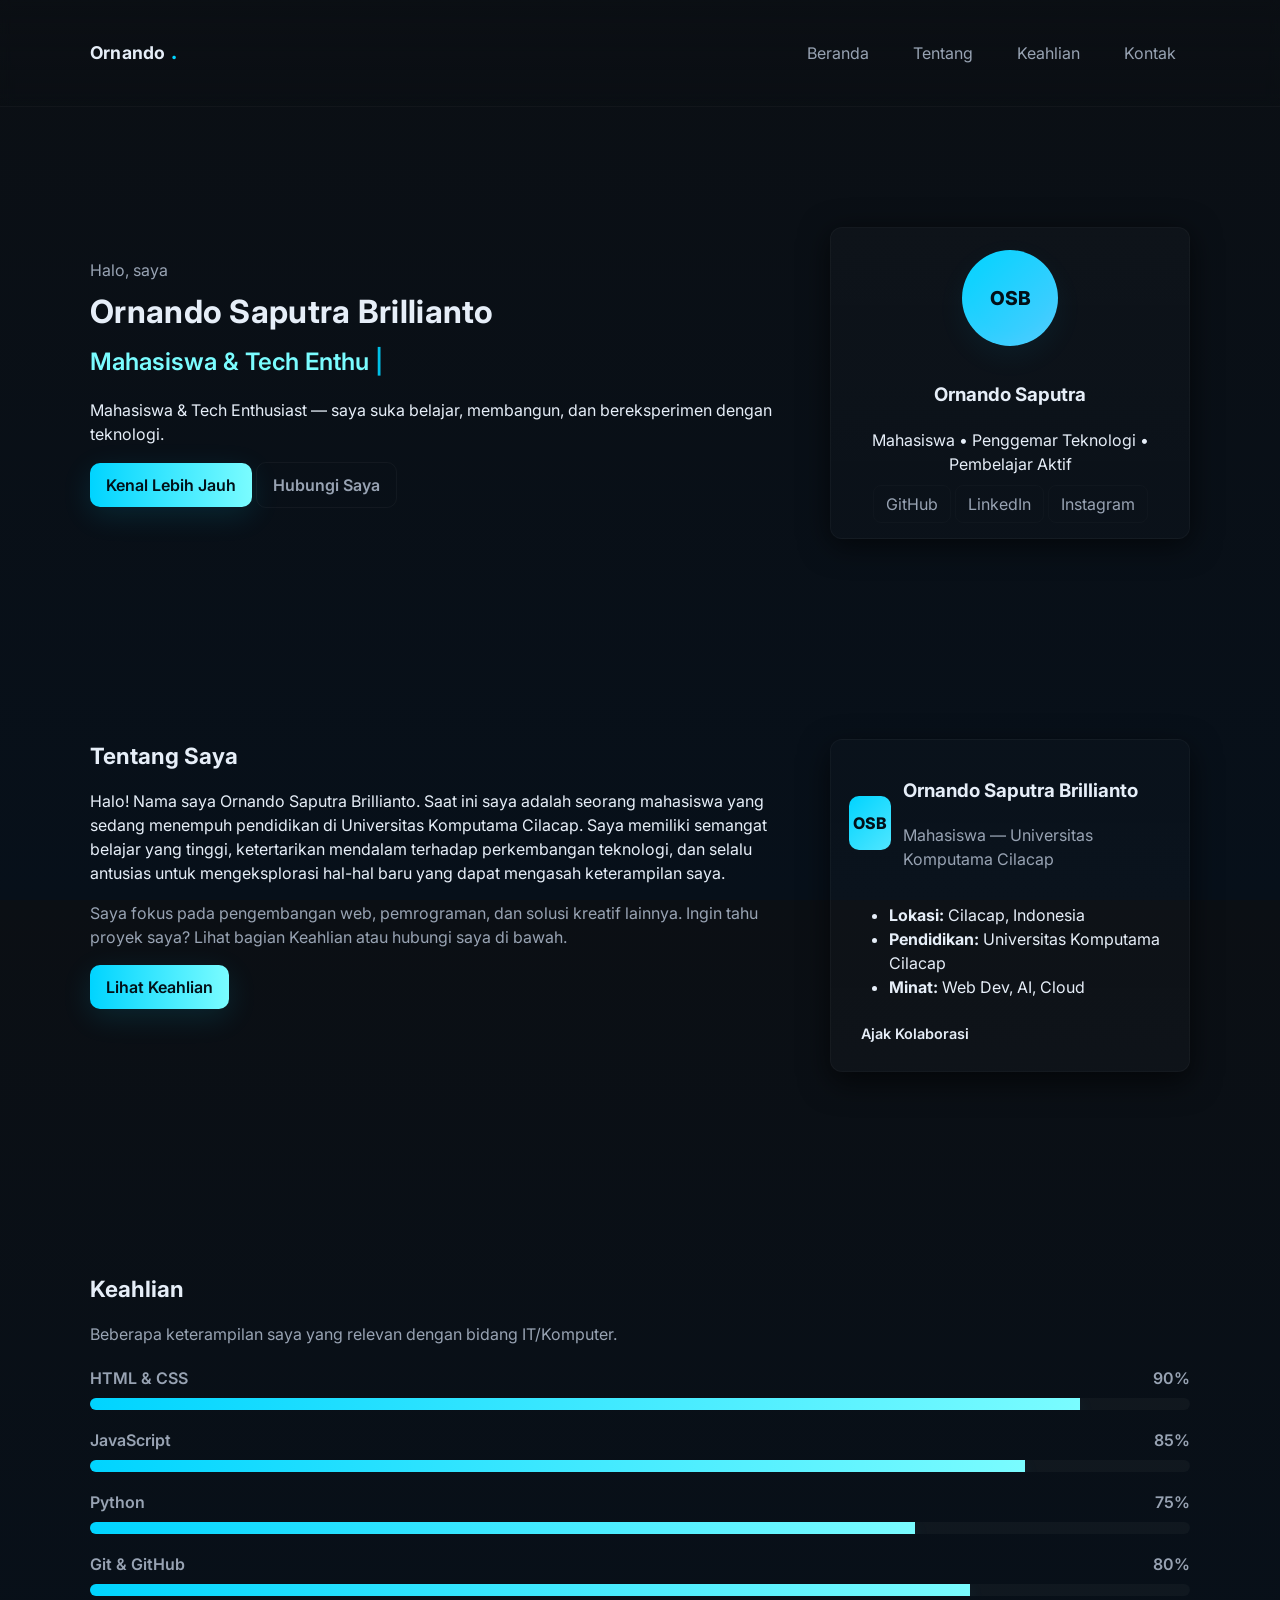
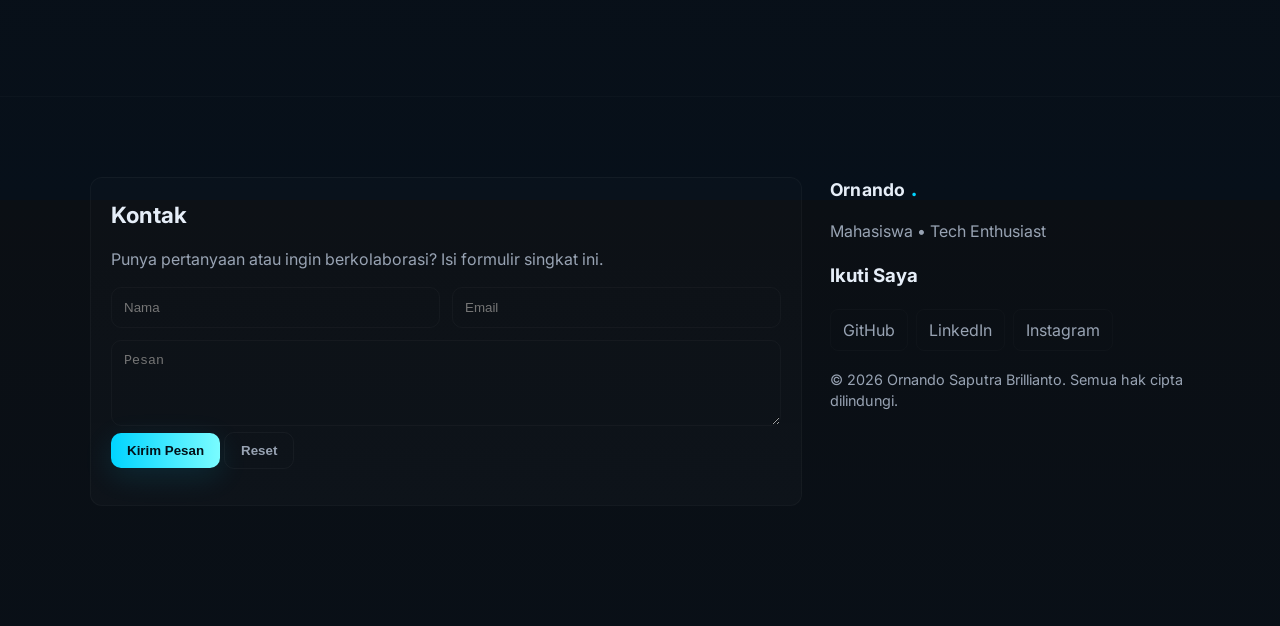
<file: index.html>
<!doctype html>
<html lang="id">
<head>
  <meta charset="utf-8" />
  <meta name="viewport" content="width=device-width, initial-scale=1" />
  <title>Ornando Saputra Brillianto — Profil</title>
  <link rel="stylesheet" href="style.css" />
  <!-- Google Fonts (optional) -->
  <link href="https://fonts.googleapis.com/css2?family=Inter:wght@300;400;600;700;800&display=swap" rel="stylesheet">
</head>
<body>
  <!-- Sticky Navbar -->
  <header class="site-header">
    <nav class="navbar container" aria-label="Main navigation">
      <a class="brand" href="#home">Ornando<span class="accent">.</span></a>
      <button class="nav-toggle" aria-controls="primary-navigation" aria-expanded="false" aria-label="Toggle navigation">
        <span class="hamburger"></span>
      </button>
      <ul id="primary-navigation" class="nav-links">
        <li><a href="#home" class="nav-link">Beranda</a></li>
        <li><a href="#about" class="nav-link">Tentang</a></li>
        <li><a href="#skills" class="nav-link">Keahlian</a></li>
        <li><a href="#contact" class="nav-link">Kontak</a></li>
      </ul>
    </nav>
  </header>

  <!-- Hero Section -->
  <main>
    <section id="home" class="hero">
      <div class="container hero-grid">
        <div class="hero-content reveal">
          <p class="greeting">Halo, saya</p>
          <h1 class="name">Ornando Saputra Brillianto</h1>
          <h2 class="typed"><span id="typed-text" aria-live="polite"></span><span class="cursor" aria-hidden="true">|</span></h2>
          <p class="hero-desc">Mahasiswa & Tech Enthusiast — saya suka belajar, membangun, dan bereksperimen dengan teknologi.</p>
          <div class="hero-cta">
            <a href="#about" class="btn primary">Kenal Lebih Jauh</a>
            <a href="#contact" class="btn ghost">Hubungi Saya</a>
          </div>
        </div>
        <div class="hero-profile reveal">
          <!-- Simple visual card (replace with your photo by swapping the div with an <img>) -->
          <div class="profile-card">
            <div class="avatar">OSB</div>
            <div class="profile-info">
              <h3>Ornando Saputra</h3>
              <p>Mahasiswa • Penggemar Teknologi • Pembelajar Aktif</p>
              <div class="socials">
                <a href="#" aria-label="GitHub" class="social">GitHub</a>
                <a href="#" aria-label="LinkedIn" class="social">LinkedIn</a>
                <a href="#" aria-label="Instagram" class="social">Instagram</a>
              </div>
            </div>
          </div>
        </div>
      </div>
    </section>

    <!-- About Section -->
    <section id="about" class="section about">
      <div class="container about-grid reveal">
        <div class="about-text">
          <h2>Tentang Saya</h2>
          <p>
            Halo! Nama saya Ornando Saputra Brillianto. Saat ini saya adalah seorang mahasiswa yang sedang menempuh pendidikan di Universitas Komputama Cilacap. Saya memiliki semangat belajar yang tinggi, ketertarikan mendalam terhadap perkembangan teknologi, dan selalu antusias untuk mengeksplorasi hal-hal baru yang dapat mengasah keterampilan saya.
          </p>
          <p class="muted">Saya fokus pada pengembangan web, pemrograman, dan solusi kreatif lainnya. Ingin tahu proyek saya? Lihat bagian Keahlian atau hubungi saya di bawah.</p>
          <a href="#skills" class="btn primary">Lihat Keahlian</a>
        </div>
        <aside class="about-card">
          <!-- Additional visual/card element -->
          <div class="card reveal-card">
            <div class="card-header">
              <div class="mini-avatar">OSB</div>
              <div>
                <h3>Ornando Saputra Brillianto</h3>
                <p class="muted">Mahasiswa — Universitas Komputama Cilacap</p>
              </div>
            </div>
            <div class="card-body">
              <ul class="card-list">
                <li><strong>Lokasi:</strong> Cilacap, Indonesia</li>
                <li><strong>Pendidikan:</strong> Universitas Komputama Cilacap</li>
                <li><strong>Minat:</strong> Web Dev, AI, Cloud</li>
              </ul>
            </div>
            <div class="card-footer">
              <a href="#contact" class="btn small">Ajak Kolaborasi</a>
            </div>
          </div>
        </aside>
      </div>
    </section>

    <!-- Skills Section -->
    <section id="skills" class="section skills">
      <div class="container reveal">
        <h2>Keahlian</h2>
        <p class="muted">Beberapa keterampilan saya yang relevan dengan bidang IT/Komputer.</p>

        <div class="skills-grid">
          <div class="skill">
            <div class="skill-head">
              <span>HTML & CSS</span>
              <span class="skill-percent">90%</span>
            </div>
            <div class="progress" data-progress="90" aria-hidden="true">
              <div class="progress-bar"></div>
            </div>
          </div>

          <div class="skill">
            <div class="skill-head">
              <span>JavaScript</span>
              <span class="skill-percent">85%</span>
            </div>
            <div class="progress" data-progress="85" aria-hidden="true">
              <div class="progress-bar"></div>
            </div>
          </div>

          <div class="skill">
            <div class="skill-head">
              <span>Python</span>
              <span class="skill-percent">75%</span>
            </div>
            <div class="progress" data-progress="75" aria-hidden="true">
              <div class="progress-bar"></div>
            </div>
          </div>

          <div class="skill">
            <div class="skill-head">
              <span>Git & GitHub</span>
              <span class="skill-percent">80%</span>
            </div>
            <div class="progress" data-progress="80" aria-hidden="true">
              <div class="progress-bar"></div>
            </div>
          </div>
        </div>
      </div>
    </section>

    <!-- Contact / Footer -->
    <footer id="contact" class="site-footer section">
      <div class="container footer-grid reveal">
        <div class="contact-card">
          <h2>Kontak</h2>
          <p class="muted">Punya pertanyaan atau ingin berkolaborasi? Isi formulir singkat ini.</p>
          <form id="contact-form" class="contact-form" novalidate>
            <div class="form-row">
              <input type="text" id="name" name="name" placeholder="Nama" required />
              <input type="email" id="email" name="email" placeholder="Email" required />
            </div>
            <textarea id="message" name="message" placeholder="Pesan" rows="4" required></textarea>
            <div class="form-actions">
              <button type="submit" class="btn primary">Kirim Pesan</button>
              <button type="reset" class="btn ghost">Reset</button>
            </div>
            <p id="form-feedback" class="form-feedback" aria-live="polite"></p>
          </form>
        </div>

        <div class="footer-info">
          <div class="brand-block">
            <a class="brand" href="#home">Ornando<span class="accent">.</span></a>
            <p class="muted">Mahasiswa • Tech Enthusiast</p>
          </div>

          <div class="footer-socials">
            <h3>Ikuti Saya</h3>
            <div class="social-links">
              <a href="#" class="social">GitHub</a>
              <a href="#" class="social">LinkedIn</a>
              <a href="#" class="social">Instagram</a>
            </div>
          </div>

          <div class="copyright">
            <p>© <span id="year"></span> Ornando Saputra Brillianto. Semua hak cipta dilindungi.</p>
          </div>
        </div>
      </div>
    </footer>
  </main>

  <script src="script.js" defer></script>
</body>
</html>
</file>
<file: style.css>
/* =========================================================
   style.css — Modern dark theme with neon/blue accent
   ========================================================= */

/* Root variables for easy theming */
:root{
  --bg: #0b0f14;
  --card: #0f1620;
  --muted: #98a3b3;
  --text: #e6eef8;
  --accent: #00d4ff; /* neon blue */
  --accent-2: #7afcff;
  --glass: rgba(255,255,255,0.04);
  --radius: 12px;
  --container-width: 1100px;
  --glass-2: rgba(0, 212, 255, 0.06);
  --shadow: 0 6px 30px rgba(0,0,0,0.6);
  --transition: 250ms cubic-bezier(.2,.9,.2,1);
  font-family: "Inter", system-ui, -apple-system, "Segoe UI", Roboto, "Helvetica Neue", Arial;
}

/* Reset & global */
*{box-sizing:border-box}
html,body{height:100%}
body{
  margin:0;
  background: linear-gradient(180deg, var(--bg) 0%, #07101a 100%);
  color:var(--text);
  -webkit-font-smoothing:antialiased;
  -moz-osx-font-smoothing:grayscale;
  line-height:1.5;
  font-size:16px;
}

/* Container */
.container{
  width:calc(100% - 40px);
  max-width:var(--container-width);
  margin:0 auto;
  padding:40px 0;
}

/* Header / Navbar */
.site-header{
  position:sticky;
  top:0;
  z-index:40;
  backdrop-filter: blur(6px);
  background: linear-gradient(180deg, rgba(11,15,20,0.6), rgba(11,15,20,0.3));
  border-bottom:1px solid rgba(255,255,255,0.03);
}
.navbar{
  display:flex;
  align-items:center;
  justify-content:space-between;
  gap:16px;
}
.brand{
  font-weight:700;
  letter-spacing:0.2px;
  color:var(--text);
  text-decoration:none;
  display:flex;
  align-items:center;
  gap:6px;
  font-size:1.1rem;
}
.brand .accent{
  color:var(--accent);
  font-weight:900;
}

/* Nav links */
.nav-links{
  display:flex;
  gap:16px;
  list-style:none;
  margin:0;
  padding:0;
  align-items:center;
}
.nav-link{
  color:var(--muted);
  text-decoration:none;
  padding:10px 14px;
  border-radius:8px;
  transition:var(--transition);
}
.nav-link:hover,
.nav-link:focus{
  color:var(--text);
  background:linear-gradient(90deg, rgba(0,212,255,0.06), rgba(122,252,255,0.02));
  box-shadow:0 4px 18px rgba(0,212,255,0.04);
  transform:translateY(-2px);
}

/* Mobile nav toggle */
.nav-toggle{
  display:none;
  background:none;
  border:0;
  padding:10px;
  cursor:pointer;
  color:var(--text);
}
.hamburger{
  width:22px;
  height:2px;
  background:var(--text);
  display:block;
  position:relative;
  transition:var(--transition);
}
.hamburger::before,
.hamburger::after{
  content:"";
  position:absolute;
  left:0;
  width:22px;
  height:2px;
  background:var(--text);
  transition:var(--transition);
}
.hamburger::before{ top:-7px }
.hamburger::after{ top:7px }

/* Hero */
.hero{
  padding:80px 0 60px;
}
.hero-grid{
  display:grid;
  grid-template-columns: 1fr 360px;
  gap:40px;
  align-items:center;
}
.hero-content .greeting{
  color:var(--muted);
  margin:0 0 6px 0;
}
.name{
  margin:0;
  font-size:2rem;
  letter-spacing:0.3px;
}
.typed{
  margin:8px 0 18px;
  color:var(--accent-2);
  font-weight:600;
  min-height:28px;
}
.cursor{
  color:var(--accent);
  margin-left:6px;
  opacity:0.9;
  animation: blink 900ms infinite;
}
@keyframes blink{ 50%{ opacity:0 } }

/* Hero profile card */
.profile-card{
  background: linear-gradient(180deg, rgba(255,255,255,0.02), rgba(255,255,255,0.01));
  border:1px solid rgba(255,255,255,0.03);
  padding:22px;
  border-radius:var(--radius);
  box-shadow:var(--shadow);
  display:flex;
  gap:16px;
  flex-direction:column;
  align-items:center;
  text-align:center;
}
.avatar{
  width:96px;
  height:96px;
  border-radius:50%;
  background:linear-gradient(135deg,var(--accent),#4ecbff);
  display:flex;
  align-items:center;
  justify-content:center;
  color:#021018;
  font-weight:800;
  font-size:1.2rem;
  box-shadow:0 10px 30px rgba(0,212,255,0.06), inset 0 -6px 20px rgba(255,255,255,0.03);
}

/* Buttons */
.btn{
  display:inline-flex;
  align-items:center;
  gap:8px;
  text-decoration:none;
  border:0;
  cursor:pointer;
  padding:10px 16px;
  border-radius:10px;
  font-weight:600;
  transition:var(--transition);
  color:var(--text);
}
.btn.primary{
  background: linear-gradient(90deg, var(--accent), var(--accent-2));
  color:#021018;
  box-shadow: 0 8px 30px rgba(0,212,255,0.12);
}
.btn.primary:hover{
  transform:translateY(-4px) scale(1.01);
  filter:brightness(1.05);
}
.btn.ghost{
  background:transparent;
  border:1px solid rgba(255,255,255,0.04);
  color:var(--muted);
}
.btn.small{ padding:8px 12px; font-size:0.9rem; }

/* Sections */
.section{
  padding:60px 0;
}
.section h2{
  margin:0 0 10px 0;
  font-size:1.4rem;
}
.muted{ color:var(--muted) }

/* About layout */
.about-grid{
  display:grid;
  grid-template-columns:1fr 360px;
  gap:28px;
  align-items:start;
}
.about-card .card{
  background: linear-gradient(180deg, rgba(255,255,255,0.01), rgba(255,255,255,0.02));
  padding:18px;
  border-radius:12px;
  border:1px solid rgba(255,255,255,0.03);
  box-shadow:0 10px 30px rgba(0,0,0,0.6);
}
.card-header{ display:flex; gap:12px; align-items:center; }
.mini-avatar{
  width:54px;
  height:54px;
  border-radius:10px;
  background:linear-gradient(135deg,var(--accent),#50e6ff);
  display:flex;
  align-items:center;
  justify-content:center;
  color:#021018;
  font-weight:800;
}

/* Skills */
.skills-grid{
  display:grid;
  gap:18px;
  margin-top:20px;
}
.skill{
  gap:8px;
}
.skill-head{
  display:flex;
  justify-content:space-between;
  margin-bottom:8px;
  font-weight:600;
  color:var(--muted);
}
.progress{
  background:rgba(255,255,255,0.03);
  height:12px;
  border-radius:999px;
  overflow:hidden;
}
.progress-bar{
  height:100%;
  width:0%;
  background:linear-gradient(90deg,var(--accent),var(--accent-2));
  transition: width 1200ms cubic-bezier(.2,.9,.2,1);
  box-shadow:0 6px 18px rgba(0,212,255,0.08);
}

/* Footer / Contact */
.site-footer{
  padding:40px 0 80px;
  border-top:1px solid rgba(255,255,255,0.02);
}
.footer-grid{
  display:grid;
  grid-template-columns: 1fr 360px;
  gap:28px;
}
.contact-card{
  background:linear-gradient(180deg, rgba(255,255,255,0.01), rgba(255,255,255,0.02));
  padding:20px;
  border-radius:12px;
  border:1px solid rgba(255,255,255,0.03);
}
.contact-form .form-row{ display:flex; gap:12px; margin-bottom:12px; }
.contact-form input,
.contact-form textarea{
  width:100%;
  padding:12px;
  border-radius:10px;
  border:1px solid rgba(255,255,255,0.03);
  background:transparent;
  color:var(--text);
  outline:none;
  transition:var(--transition);
}
.contact-form input:focus,
.contact-form textarea:focus{
  box-shadow:0 8px 28px rgba(0,212,255,0.06);
  border-color:var(--accent);
}

/* Social links in footer */
.social-links{ display:flex; gap:8px; flex-wrap:wrap; margin-top:8px; }
.social{
  color:var(--muted);
  text-decoration:none;
  padding:8px 12px;
  border-radius:8px;
  border:1px solid rgba(255,255,255,0.02);
}
.social:hover{ color:var(--text); background:rgba(0,212,255,0.04) }

/* Reveal animation base */
.reveal{
  opacity:0;
  transform:translateY(18px);
  transition:opacity 700ms ease, transform 700ms ease;
}
.reveal.visible{
  opacity:1;
  transform:translateY(0);
}
.reveal-card{
  opacity:0;
  transform:translateY(6px) scale(.98);
  transition:opacity 700ms ease, transform 700ms ease;
}
.reveal-card.visible{
  opacity:1;
  transform:translateY(0) scale(1);
}

/* Small screens */
@media (max-width:960px){
  .hero-grid, .about-grid, .footer-grid{ grid-template-columns: 1fr; }
  .hero-profile{ order: -1; }
  .nav-links{ display:none; position:absolute; right:16px; top:64px; background:var(--card); padding:12px; border-radius:10px; flex-direction:column; min-width:180px; box-shadow:0 8px 30px rgba(0,0,0,0.6);}
  .nav-links.show{ display:flex; }
  .nav-toggle{ display:block; }
  .container{ padding-left:20px; padding-right:20px; }
  .hero{ padding-top:36px; }
}

/* Extra small screens */
@media (max-width:420px){
  .name{ font-size:1.4rem; }
  .typed{ font-size:0.95rem; }
  .profile-card{ padding:16px; }
}

/* Accessibility focus */
a:focus, button:focus, input:focus, textarea:focus{
  outline:3px solid rgba(122,252,255,0.12);
  outline-offset:3px;
}

/* Footer copyright small */
.site-footer .copyright{ margin-top:18px; color:var(--muted); font-size:0.9rem; }
</file>
